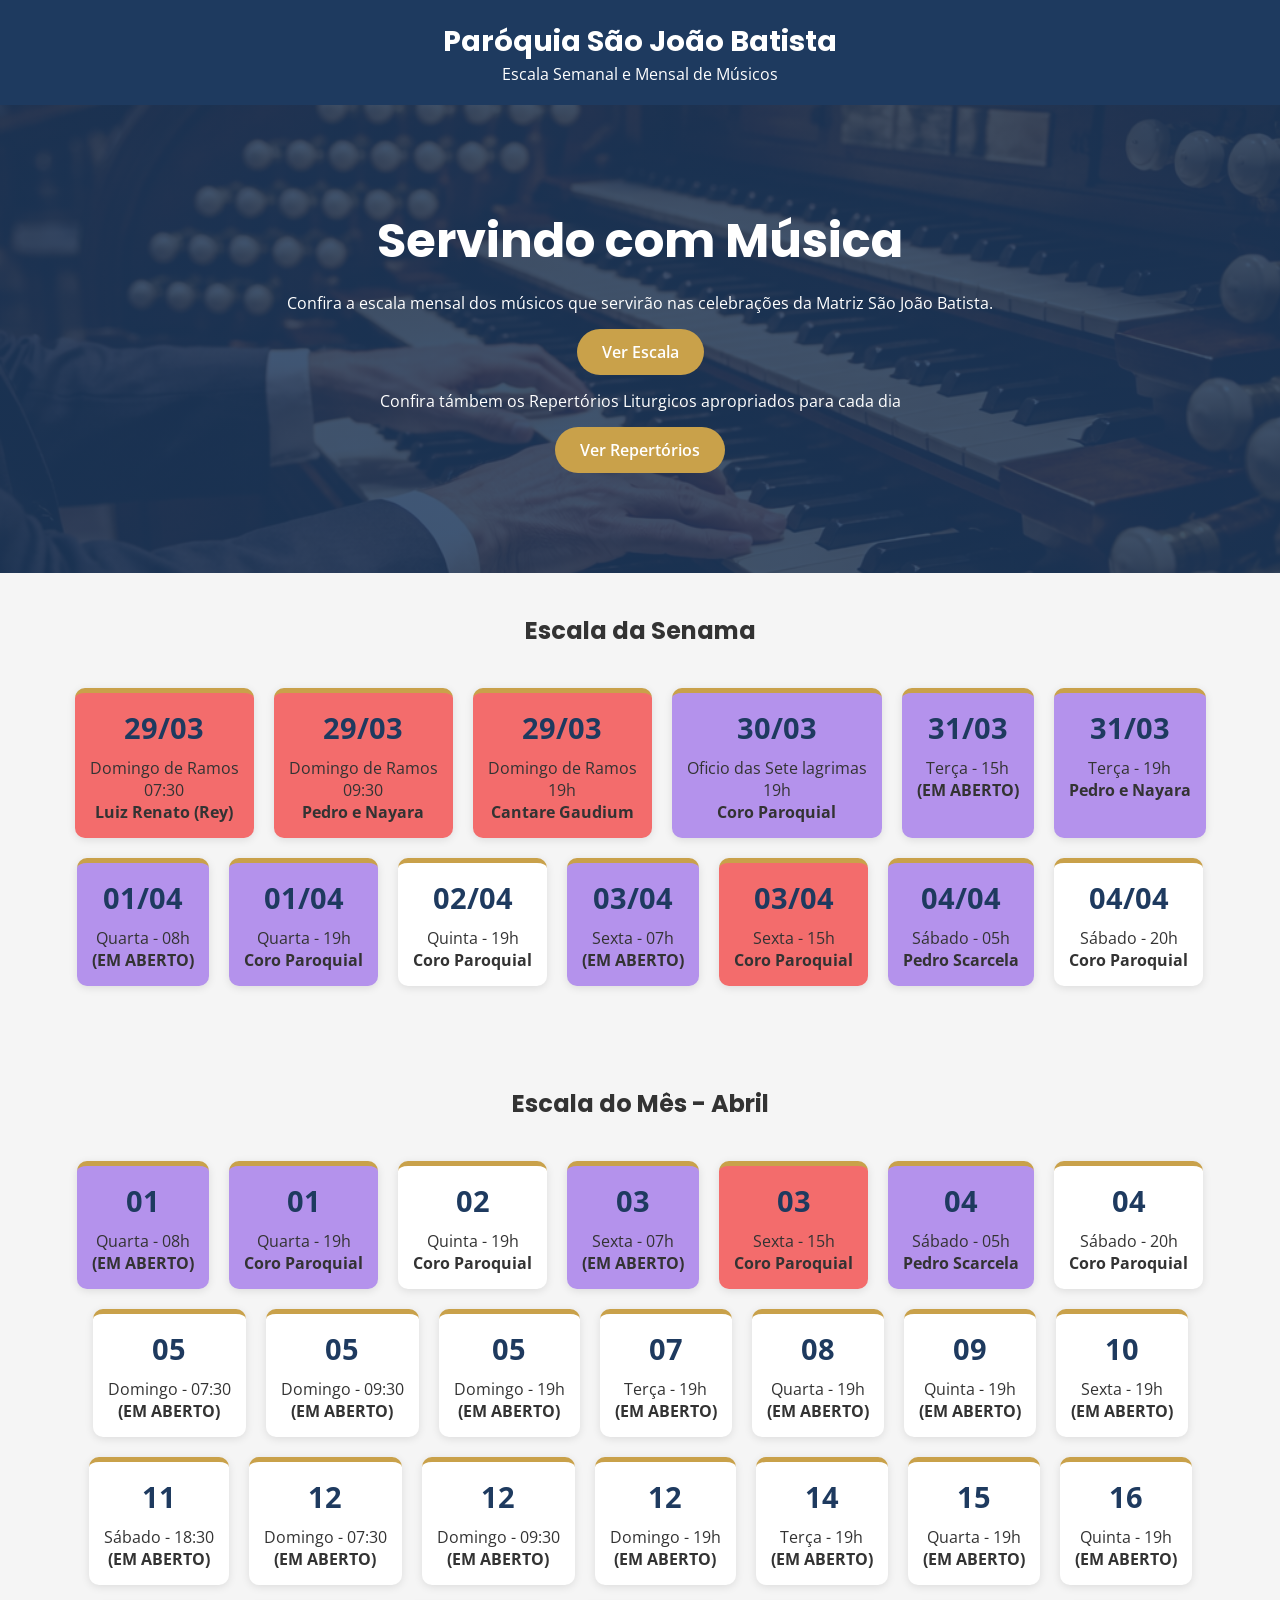
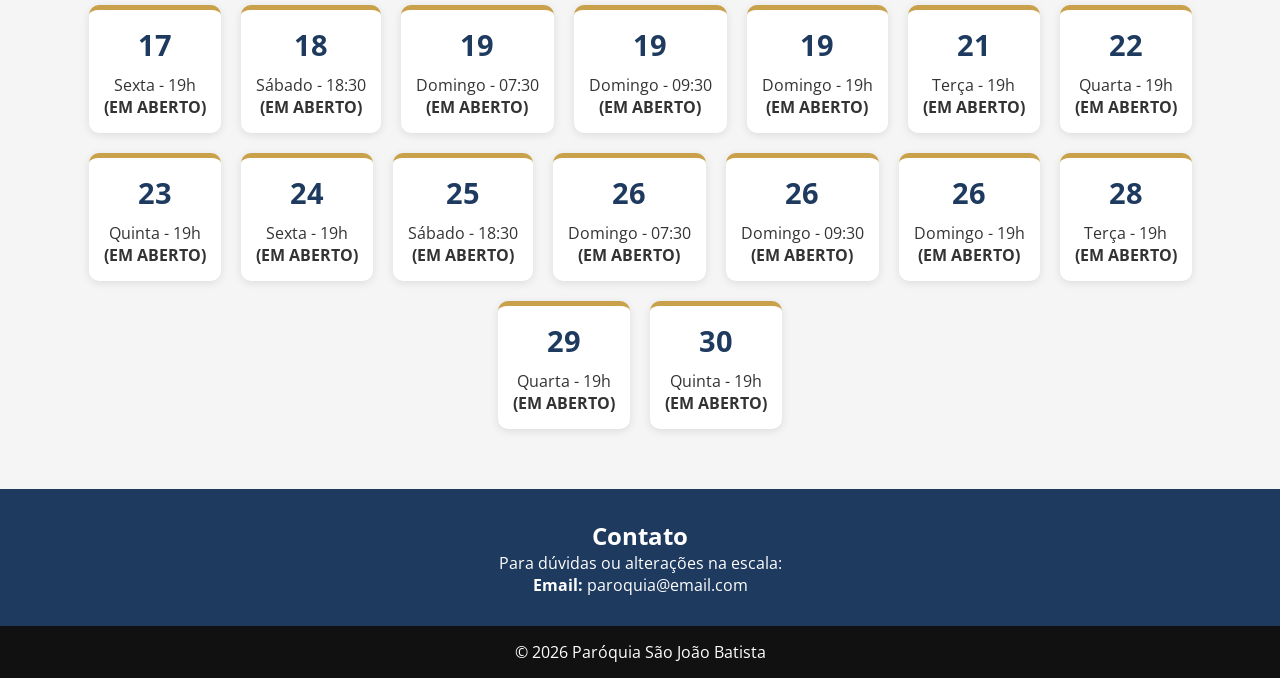
<file: index.html>
<!DOCTYPE html>
<html lang="pt-BR">
<head>
  <meta charset="UTF-8">
  <meta name="viewport" content="width=device-width, initial-scale=1.0">
  <title>Escala de Músicos - Paróquia São João Batista</title>

  <!-- Google Fonts -->
  <link href="https://fonts.googleapis.com/css2?family=Poppins:wght@400;600&family=Open+Sans:wght@300;400&display=swap" rel="stylesheet">

  <link rel="stylesheet" href="style.css">
  <link rel="shortcut icon" href="img/WhatsApp-Image-2025-10-22-at-12.43.54.ico" type="image/x-icon">
</head>
<body>

  <!-- HEADER -->
  <header>
    <h1>Paróquia São João Batista</h1>
    <p>Escala Semanal e Mensal de Músicos</p>
  </header>

  <!-- HERO -->
  <section class="hero">
    <div class="hero-content">
      <h2>Servindo com Música</h2>
      <p>Confira a escala mensal dos músicos que servirão nas celebrações da Matriz São João Batista.</p>
      <a href="#escala" class="btn">Ver Escala</a>
      <p>Confira támbem os Repertórios Liturgicos apropriados para cada dia</p>
      <a href="repertorio.html" class="btn">Ver Repertórios</a>
    </div>
  </section>

  <!-- ESCALA SEMANAL -->
  <section id="semana" class="escala">
  <h2>Escala da Senama</h2>

  <div class="agenda">

    <div class="diavermelho">
      <span class="numero">29/03</span>
      <p>Domingo de Ramos</p>
      <p>07:30</p>
      <strong>Luiz Renato (Rey)</strong>
    </div>

    <div class="diavermelho">
      <span class="numero">29/03</span>
      <p>Domingo de Ramos</p>
      <p>09:30</p>
      <strong>Pedro e Nayara</strong>
    </div>

    <div class="diavermelho">
      <span class="numero">29/03</span>
      <p>Domingo de Ramos</p>
      <p>19h</p>
      <strong>Cantare Gaudium</strong>
    </div>

    <div class="diaroxo">
      <span class="numero">30/03</span>
      <p>Oficio das Sete lagrimas</p>
      <p>19h</p>
      <strong>Coro Paroquial</strong>
    </div>

    <div class="diaroxo">
      <span class="numero">31/03</span>
      <p>Terça - 15h</p>
      <strong>(EM ABERTO)</strong>
    </div>

    <div class="diaroxo">
      <span class="numero">31/03</span>
      <p>Terça - 19h</p>
      <strong>Pedro e Nayara</strong>
    </div>

    <div class="diaroxo">
      <span class="numero">01/04</span>
      <p>Quarta - 08h</p>
      <strong>(EM ABERTO)</strong>
    </div>

    <div class="diaroxo">
      <span class="numero">01/04</span>
      <p>Quarta - 19h</p>
      <strong>Coro Paroquial</strong>
    </div>

    <div class="dia">
      <span class="numero">02/04</span>
      <p>Quinta - 19h</p>
      <strong>Coro Paroquial</strong>
    </div>

    <div class="diaroxo">
      <span class="numero">03/04</span>
      <p>Sexta - 07h</p>
      <strong>(EM ABERTO)</strong>
    </div>

    <div class="diavermelho">
      <span class="numero">03/04</span>
      <p>Sexta - 15h</p>
      <strong>Coro Paroquial</strong>
    </div>

    <div class="diaroxo">
      <span class="numero">04/04</span>
      <p>Sábado - 05h</p>
      <strong>Pedro Scarcela</strong>
    </div>

    <div class="dia">
      <span class="numero">04/04</span>
      <p>Sábado - 20h</p>
      <strong>Coro Paroquial</strong>
    </div>

    <!-- Adicione mais dias aqui -->

  </div>
</section>

<!-- ESCALA SEMANAL -->
  <section id="escala" class="escala">
  <h2>Escala do Mês - Abril</h2>

  <div class="agenda">

    <div class="diaroxo">
      <span class="numero">01</span>
      <p>Quarta - 08h</p>
      <strong>(EM ABERTO)</strong>
    </div>

    <div class="diaroxo">
      <span class="numero">01</span>
      <p>Quarta - 19h</p>
      <strong>Coro Paroquial</strong>
    </div>

    <div class="dia">
      <span class="numero">02</span>
      <p>Quinta - 19h</p>
      <strong>Coro Paroquial</strong>
    </div>

    <div class="diaroxo">
      <span class="numero">03</span>
      <p>Sexta - 07h</p>
      <strong>(EM ABERTO)</strong>
    </div>

    <div class="diavermelho">
      <span class="numero">03</span>
      <p>Sexta - 15h</p>
      <strong>Coro Paroquial</strong>
    </div>

    <div class="diaroxo">
      <span class="numero">04</span>
      <p>Sábado - 05h</p>
      <strong>Pedro Scarcela</strong>
    </div>

    <div class="dia">
      <span class="numero">04</span>
      <p>Sábado - 20h</p>
      <strong>Coro Paroquial</strong>
    </div>

    <div class="dia">
      <span class="numero">05</span>
      <p>Domingo - 07:30</p>
      <strong>(EM ABERTO)</strong>
    </div>

    <div class="dia">
      <span class="numero">05</span>
      <p>Domingo - 09:30</p>
      <strong>(EM ABERTO)</strong>
    </div>

    <div class="dia">
      <span class="numero">05</span>
      <p>Domingo - 19h</p>
      <strong>(EM ABERTO)</strong>
    </div>

        <div class="dia">
      <span class="numero">07</span>
      <p>Terça - 19h</p>
      <strong>(EM ABERTO)</strong>
    </div>

    <div class="dia">
      <span class="numero">08</span>
      <p>Quarta - 19h</p>
      <strong>(EM ABERTO)</strong>
    </div>

    <div class="dia">
      <span class="numero">09</span>
      <p>Quinta - 19h</p>
      <strong>(EM ABERTO)</strong>
    </div>

    <div class="dia">
      <span class="numero">10</span>
      <p>Sexta - 19h</p>
      <strong>(EM ABERTO)</strong>
    </div>

    <div class="dia">
      <span class="numero">11</span>
      <p>Sábado - 18:30</p>
      <strong>(EM ABERTO)</strong>
    </div>

    <div class="dia">
      <span class="numero">12</span>
      <p>Domingo - 07:30</p>
      <strong>(EM ABERTO)</strong>
    </div>

    <div class="dia">
      <span class="numero">12</span>
      <p>Domingo - 09:30</p>
      <strong>(EM ABERTO)</strong>
    </div>

    <div class="dia">
      <span class="numero">12</span>
      <p>Domingo - 19h</p>
      <strong>(EM ABERTO)</strong>
    </div>

    <div class="dia">
      <span class="numero">14</span>
      <p>Terça - 19h</p>
      <strong>(EM ABERTO)</strong>
    </div>

    <div class="dia">
      <span class="numero">15</span>
      <p>Quarta - 19h</p>
      <strong>(EM ABERTO)</strong>
    </div> 

    <div class="dia">
      <span class="numero">16</span>
      <p>Quinta - 19h</p>
      <strong>(EM ABERTO)</strong>
    </div>

    <div class="dia">
      <span class="numero">17</span>
      <p>Sexta - 19h</p>
      <strong>(EM ABERTO)</strong>
    </div>

    <div class="dia">
      <span class="numero">18</span>
      <p>Sábado - 18:30</p>
      <strong>(EM ABERTO)</strong>
    </div>

    <div class="dia">
      <span class="numero">19</span>
      <p>Domingo - 07:30</p>
      <strong>(EM ABERTO)</strong>
    </div>

    <div class="dia">
      <span class="numero">19</span>
      <p>Domingo - 09:30</p>
      <strong>(EM ABERTO)</strong>
    </div>

    <div class="dia">
      <span class="numero">19</span>
      <p>Domingo - 19h</p>
      <strong>(EM ABERTO)</strong>
    </div>

    <div class="dia">
      <span class="numero">21</span>
      <p>Terça - 19h</p>
      <strong>(EM ABERTO)</strong>
    </div>

    <div class="dia">
      <span class="numero">22</span>
      <p>Quarta - 19h</p>
      <strong>(EM ABERTO)</strong>
    </div>

    <div class="dia">
      <span class="numero">23</span>
      <p>Quinta - 19h</p>
      <strong>(EM ABERTO)</strong>
    </div>

    <div class="dia">
      <span class="numero">24</span>
      <p>Sexta - 19h</p>
      <strong>(EM ABERTO)</strong>
    </div>

<div class="dia">
      <span class="numero">25</span>
      <p>Sábado - 18:30</p>
      <strong>(EM ABERTO)</strong>
    </div>

    <div class="dia">
      <span class="numero">26</span>
      <p>Domingo - 07:30</p>
      <strong>(EM ABERTO)</strong>
    </div>

    <div class="dia">
      <span class="numero">26</span>
      <p>Domingo - 09:30</p>
      <strong>(EM ABERTO)</strong>
    </div>

    <div class="dia">
      <span class="numero">26</span>
      <p>Domingo - 19h</p>
      <strong>(EM ABERTO)</strong>
    </div>

    <div class="dia">
      <span class="numero">28</span>
      <p>Terça - 19h</p>
      <strong>(EM ABERTO)</strong>
    </div>

    <div class="dia">
      <span class="numero">29</span>
      <p>Quarta - 19h</p>
      <strong>(EM ABERTO)</strong>
    </div>

    <div class="dia">
      <span class="numero">30</span>
      <p>Quinta - 19h</p>
      <strong>(EM ABERTO)</strong>
    </div>

    <!-- Adicione mais dias aqui -->

  </div>
</section>

  <!-- CONTATO -->
  <section class="contato">
    <h2>Contato</h2>
    <p>Para dúvidas ou alterações na escala:</p>
    <p><strong>Email:</strong> paroquia@email.com</p>
  </section>

  <!-- FOOTER -->
  <footer>
    <p>© 2026 Paróquia São João Batista</p>
  </footer>

</body>
</html>
</file>
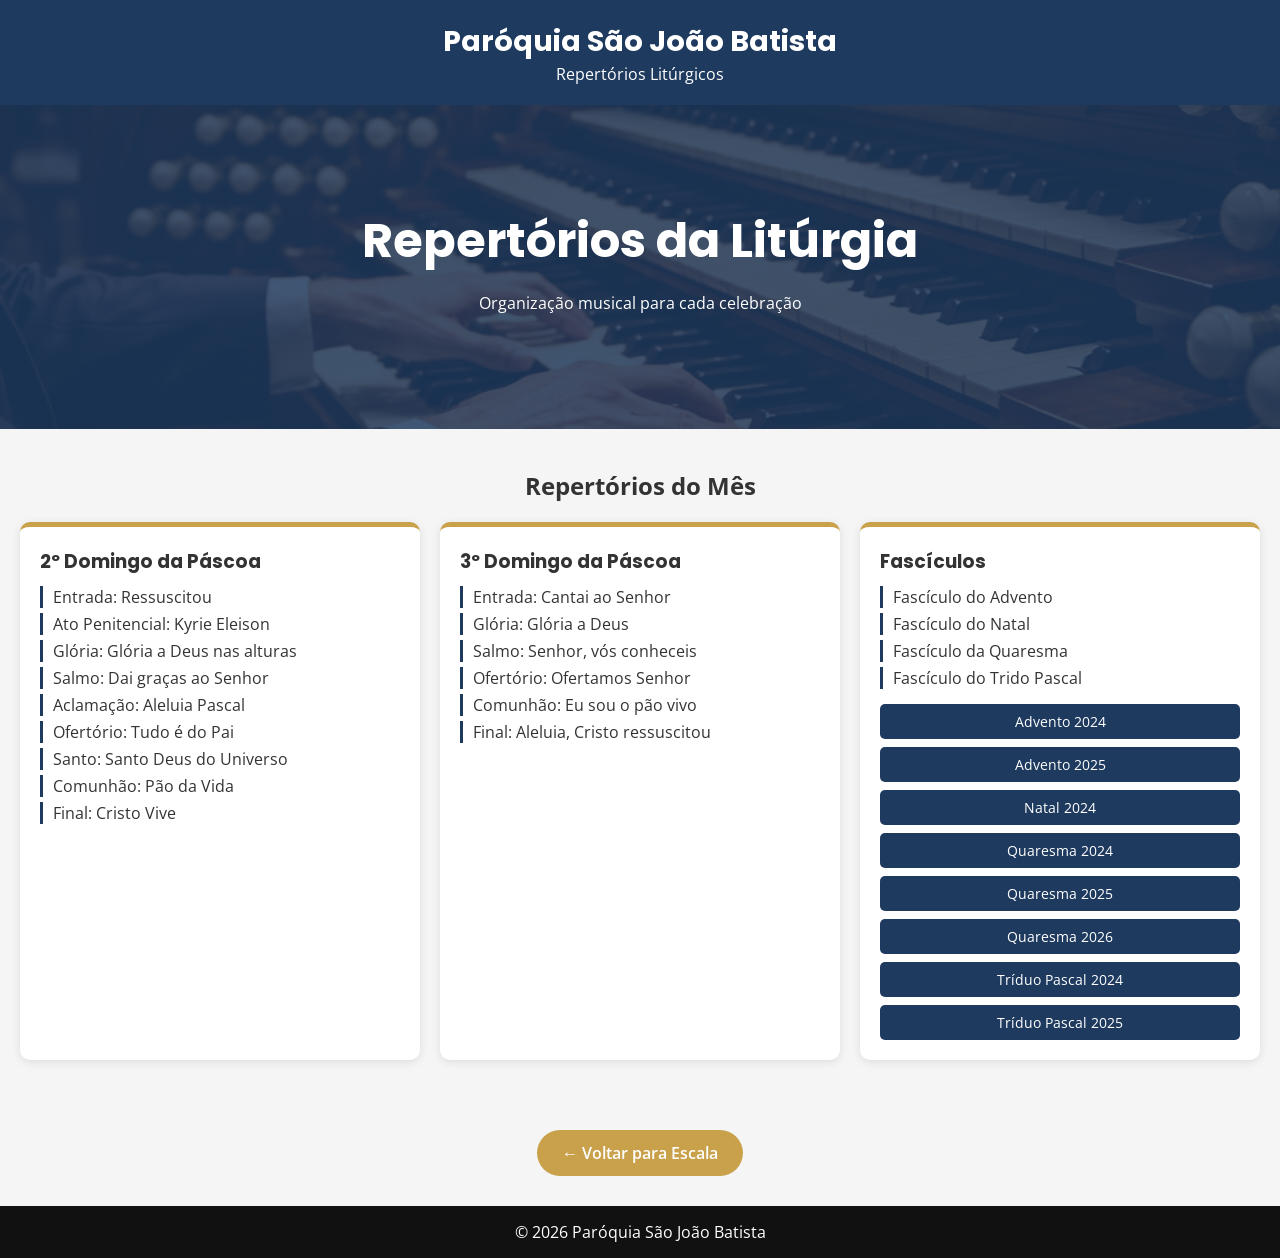
<file: repertorio.html>
<!DOCTYPE html>
<html lang="pt-BR">
<head>
  <meta charset="UTF-8">
  <meta name="viewport" content="width=device-width, initial-scale=1.0">
  <title>Repertórios - Paróquia São João Batista</title>

  <link href="https://fonts.googleapis.com/css2?family=Poppins:wght@400;600&family=Open+Sans:wght@300;400&display=swap" rel="stylesheet">
  <link rel="stylesheet" href="style.css">
  <link rel="shortcut icon" href="img/WhatsApp-Image-2025-10-22-at-12.43.54.ico" type="image/x-icon">
</head>
<body>

  <!-- HEADER -->
  <header>
    <h1>Paróquia São João Batista</h1>
    <p>Repertórios Litúrgicos</p>
  </header>

  <!-- HERO -->
  <section class="hero">
    <div class="hero-content">
      <h2>Repertórios da Litúrgia</h2>
      <p>Organização musical para cada celebração</p>
      <!--<a href="#repertorios" class="btn">Ver Repertórios</a> -->
    </div>
  </section>

  <!-- REPERTÓRIOS -->
  <section id="repertorios" class="repertorios">
    <h2>Repertórios do Mês</h2>

    <div class="repertorio-container">

      <!-- CARD -->
      <div class="repertorio-card">
        <h3>2º Domingo da Páscoa</h3>

        <ul>
          <li>Entrada: Ressuscitou</li>
          <li>Ato Penitencial: Kyrie Eleison</li>
          <li>Glória: Glória a Deus nas alturas</li>
          <li>Salmo: Dai graças ao Senhor</li>
          <li>Aclamação: Aleluia Pascal</li>
          <li>Ofertório: Tudo é do Pai</li>
          <li>Santo: Santo Deus do Universo</li>
          <li>Comunhão: Pão da Vida</li>
          <li>Final: Cristo Vive</li>
        </ul>

      </div>

      <!-- OUTRO CARD -->
      <div class="repertorio-card">
        <h3>3º Domingo da Páscoa</h3>

        <ul>
          <li>Entrada: Cantai ao Senhor</li>
          <li>Glória: Glória a Deus</li>
          <li>Salmo: Senhor, vós conheceis</li>
          <li>Ofertório: Ofertamos Senhor</li>
          <li>Comunhão: Eu sou o pão vivo</li>
          <li>Final: Aleluia, Cristo ressuscitou</li>
        </ul>

      </div>

        <div class="repertorio-card">
        <h3>Fascículos</h3>

             <ul>
                <li>Fascículo do Advento</li>
                <li>Fascículo do Natal</li>
                <li>Fascículo da Quaresma</li>
                <li>Fascículo do Trido Pascal</li>
                
            </ul>

            <div class="downloads">
                <a href="pdf/Apostila Advento 2024.pdf" class="btn-download" download target="_blank">Advento 2024</a>
                <a href="pdf/Advento 2025.pdf" class="btn-download" download target="_blank">Advento 2025</a>
                <a href="pdf/Apostila de Musicas do Tempo do Natal.pdf" class="btn-download" download target="_blank">Natal 2024</a>
                <a href="pdf/ORIENTAÇÕES SOBRE O CANTO LITÚRGICO 2024.pdf" class="btn-download" download target="_blank">Quaresma 2024</a>
                <a href="pdf/Repertório-Quaresma-2025-Ano-C-v1.pdf" class="btn-download" download target="_blank">Quaresma 2025</a>
                <a href="pdf/Repertório Quaresma 2026_removed.pdf" class="btn-download" download target="_blank">Quaresma 2026</a>
                <a href="pdf/ORIENTAÇÕES SOBRE O CANTO - TRÍDUO PASCA.pdf" class="btn-download" download target="_blank">Tríduo Pascal 2024</a>
                <a href="pdf/Fasciculo Triduo Pascal 2025.pdf" class="btn-download" download target="_blank">Tríduo Pascal 2025</a>
            </div>
        </div>

    </div>
  </section>

  <!-- BOTÃO VOLTAR -->
  <div class="voltar">
    <a href="index.html" class="btn">← Voltar para Escala</a>
  </div>

  <!-- FOOTER -->
  <footer>
    <p>© 2026 Paróquia São João Batista</p>
  </footer>

</body>
</html>
</file>
<file: style.css>
/* RESET */
* {
  margin: 0;
  padding: 0;
  box-sizing: border-box;
}

/* VARIÁVEIS */
:root {
  --azul: #1E3A5F;
  --dourado: #C9A14A;
  --branco: #ffffff;
  --cinza: #f5f5f5;
}

/* BASE */
body {
  font-family: 'Open Sans', sans-serif;
  background-color: var(--cinza);
  color: #333;
}

/* HEADER */
header {
  background: var(--azul);
  color: var(--branco);
  text-align: center;
  padding: 20px;
}

header h1 {
  font-family: 'Poppins', sans-serif;
  font-size: 1.8rem;
}

/* HERO */
.hero {
  background: linear-gradient(rgba(30,58,95,0.85), rgba(30,58,95,0.85)), 
  url('img/ChatGPT\ Image\ 31\ de\ mar.\ de\ 2026\,\ 15_48_35.png'); 
  background-size: cover;
  background-position: center;
  background-repeat: no-repeat;
  color: white;
  padding: 100px 20px;
  text-align: center;
}

.hero h2 {
  font-size: 2.5rem;
  font-family: 'Poppins', sans-serif;
}

.hero p {
  margin: 15px 0;
}

.btn {
  background: var(--dourado);
  color: white;
  padding: 12px 25px;
  text-decoration: none;
  border-radius: 30px;
  font-weight: 600;
  transition: 0.3s;
  display: inline-block;
}

.btn:hover {
  background: #a8842f;
  transform: scale(1.05);
}

/* ESCALA */
.escala {
  padding: 40px 20px;
  text-align: center;
}

.escala h2 {
  margin-bottom: 20px;
  font-family: 'Poppins', sans-serif;
}

.card {
  background: white;
  padding: 20px;
  margin: 10px auto;
  max-width: 400px;
  border-left: 5px solid var(--dourado);
  border-radius: 8px;
  box-shadow: 0 2px 8px rgba(0,0,0,0.1);
}

/* CONTATO */
.contato {
  background: var(--azul);
  color: white;
  text-align: center;
  padding: 30px;
}

/* FOOTER */
footer {
  text-align: center;
  padding: 15px;
  background: #111;
  color: white;
}


.agenda {
  display: grid;
  grid-template-columns: repeat(auto-fit, minmax(150px, 1fr));
  gap: 15px;
  padding: 20px;
}

.diaroxo {
  background: rgb(180, 146, 236);
  border-radius: 10px;
  padding: 15px;
  text-align: center;
  border-top: 5px solid var(--dourado);
  box-shadow: 0 2px 8px rgba(0,0,0,0.1);
  transition: 0.3s;
}

.diaverde {
  background: white;
  border-radius: 10px;
  padding: 15px;
  text-align: center;
  border-top: 5px solid var(--dourado);
  box-shadow: 0 2px 8px rgba(0,0,0,0.1);
  transition: 0.3s;
}

.diavermelho {
  background: rgb(243, 108, 108);
  border-radius: 10px;
  padding: 15px;
  text-align: center;
  border-top: 5px solid var(--dourado);
  box-shadow: 0 2px 8px rgba(0,0,0,0.1);
  transition: 0.3s;
}

.dia {
  background: white;
  border-radius: 10px;
  padding: 15px;
  text-align: center;
  border-top: 5px solid var(--dourado);
  box-shadow: 0 2px 8px rgba(0,0,0,0.1);
  transition: 0.3s;
}

.diaroxo:hover {
  transform: translateY(-5px);
}

.diaverde:hover {
  transform: translateY(-5px);
}

.diavermelho:hover {
  transform: translateY(-5px);
}

.dia:hover {
  transform: translateY(-5px);
}

.numero {
  font-size: 1.8rem;
  font-weight: bold;
  color: var(--azul);
  display: block;
  margin-bottom: 10px;
}

/* ========================= */
/* 📱 RESPONSIVIDADE */
/* ========================= */

/* Tablets */
@media (min-width: 768px) {
  .hero h2 {
    font-size: 3rem;
  }

  .card {
    max-width: 600px;
  }
}

/* Desktop */
@media (min-width: 1024px) {
  .agenda {
    display: flex;
    justify-content: center;
    gap: 20px;
    flex-wrap: wrap;
  }

  .card {
    margin: 10px;
    width: 300px;
  }
}

/* Celulares */
@media (max-width: 480px) {
  .agenda {
    grid-template-columns: 1fr;
  }

  .hero {
    padding: 60px 15px;
  }

  .btn {
    width: 100%;
    text-align: center;
  }
}

/* ========================= */
/* 🎵 REPERTÓRIOS */
/* ========================= */

.repertorios {
  padding: 40px 20px;
  text-align: center;
}

.repertorio-container {
  display: grid;
  grid-template-columns: repeat(auto-fit, minmax(280px, 1fr));
  gap: 20px;
  margin-top: 20px;
}

.repertorio-card {
  background: white;
  padding: 20px;
  border-radius: 10px;
  border-top: 5px solid var(--dourado);
  box-shadow: 0 2px 10px rgba(0,0,0,0.1);
  text-align: left;
  transition: 0.3s;
}

.repertorio-card:hover {
  transform: translateY(-5px);
}

.repertorio-card h3 {
  margin-bottom: 10px;
  font-family: 'Poppins', sans-serif;
}

.repertorio-card ul {
  list-style: none;
}

.repertorio-card li {
  margin: 5px 0;
  padding-left: 10px;
  border-left: 3px solid var(--azul);
}

/* BOTÃO VOLTAR */
.voltar {
  text-align: center;
  margin: 30px 0;
}

/* ========================= */
/* 📥 BOTÕES DE DOWNLOAD */
/* ========================= */

.downloads {
  margin-top: 15px;
  display: flex;
  flex-direction: column;
  gap: 8px;
}

.btn-download {
  background: var(--azul);
  color: white;
  padding: 8px;
  text-decoration: none;
  border-radius: 5px;
  font-size: 0.9rem;
  text-align: center;
  transition: 0.3s;
}

.btn-download:hover {
  background: #12263f;
  transform: scale(1.03);
}

@media (max-width: 480px) {
  .btn-download {
    font-size: 1rem;
    padding: 10px;
  }
}
</file>
